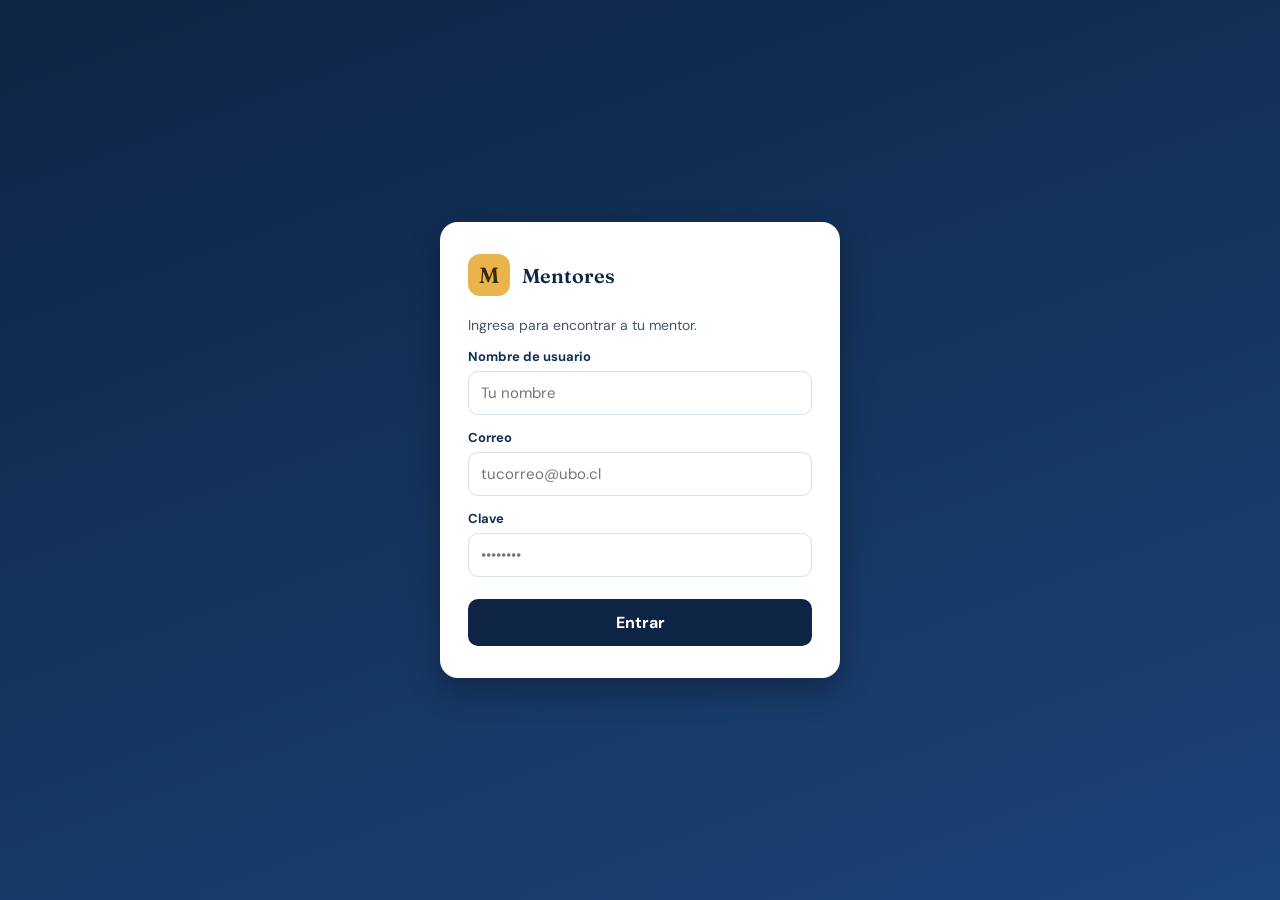
<file: docs/index.html>
<!DOCTYPE html>
<html lang="es">
<head>
  <meta charset="utf-8">
  <meta name="viewport" content="width=device-width, initial-scale=1">
  <title>Mentores para nuevos estudiantes</title>
  <meta name="description" content="Elige tus categorías y descubre qué mentores de semestres superiores son más compatibles contigo.">
  <meta name="theme-color" content="#0E2444">
  <link rel="preconnect" href="https://fonts.googleapis.com">
  <link rel="preconnect" href="https://fonts.gstatic.com" crossorigin>
  <link href="https://fonts.googleapis.com/css2?family=DM+Sans:wght@400;500;700&family=Fraunces:opsz,wght@9..144,600&display=swap" rel="stylesheet">
  <link rel="stylesheet" href="css/styles.css">
</head>
<body>

  <header class="topbar">
    <div class="brand">
      <span class="brand__logo" aria-hidden="true">M</span>
      <div class="brand__text">
        <span class="brand__name">Mentores</span>
        <span class="brand__sub">Para nuevos estudiantes</span>
      </div>
    </div>
    <nav class="steps" id="steps" aria-label="Progreso"></nav>
  </header>

  <section class="hero" id="hero"></section>

  <main class="container" id="app"></main>

  <footer class="footer">
    <p id="footer-note"></p>
  </footer>

  <script src="js/auth.js"></script>
  <script src="js/modelo.js"></script>
  <script src="js/app.js"></script>
</body>
</html>
</file>
<file: docs/css/styles.css>
/* ==========================================================
   Plataforma de mentorías · estilos del prototipo
   ========================================================== */

:root {
  --navy-900: #0E2444;
  --navy-800: #12305A;
  --navy-700: #1B4478;
  --gold: #E9B44C;
  --gold-ink: #3D2A00;
  --teal: #5CC4B5;
  --teal-ink: #08332D;
  --lilac: #B9A5E0;
  --lilac-ink: #2E1F54;
  --bg: #F3F6FA;
  --card: #FFFFFF;
  --line: #D7E0EB;
  --line-strong: #B9C6D8;
  --muted: #3F5673;
  --soft-text: #D5E0EE;
  --shadow: 0 6px 18px rgba(14, 36, 68, 0.08);
  --radius-lg: 18px;
  --radius-md: 14px;
  --font-body: 'DM Sans', system-ui, sans-serif;
  --font-display: 'Fraunces', Georgia, serif;
}

/* Colores por área del mentor. Cada elemento con una clase .cat-* usa estas variables. */
.cat-tech  { --fill: #1E5AA8; --fg: #FFFFFF; --tint: #E3ECF8; --tfg: #12305A; }
.cat-robot { --fill: #0F7A6D; --fg: #FFFFFF; --tint: #DAF0EC; --tfg: #0B5A50; }
.cat-vr    { --fill: #6B4E9B; --fg: #FFFFFF; --tint: #EBE5F4; --tfg: #4B3472; }
.cat-mkt   { --fill: #E9B44C; --fg: #3D2A00; --tint: #FBF0D5; --tfg: #6B4A00; }

* { box-sizing: border-box; }

body {
  margin: 0;
  font-family: var(--font-body);
  background: var(--bg);
  color: var(--navy-800);
}

button { font: inherit; cursor: pointer; }
button:focus-visible { outline: 3px solid var(--gold); outline-offset: 2px; }

h1, h2, h3, p { margin: 0; }

/* ---------- Encabezado ---------- */

.topbar {
  display: flex;
  flex-wrap: wrap;
  gap: 16px;
  align-items: center;
  justify-content: space-between;
  padding: 16px 48px;
  background: var(--navy-900);
}

.brand { display: flex; gap: 14px; align-items: center; }

.brand__logo {
  width: 44px;
  height: 44px;
  border-radius: 12px;
  background: var(--gold);
  color: var(--gold-ink);
  display: flex;
  align-items: center;
  justify-content: center;
  font-family: var(--font-display);
  font-size: 24px;
  font-weight: 600;
}

.brand__text { display: flex; flex-direction: column; gap: 1px; }
.brand__name { font-family: var(--font-display); font-size: 22px; font-weight: 600; color: #FFFFFF; }
.brand__sub { font-size: 13px; color: #C9D6E6; }

.steps { display: flex; gap: 8px; flex-wrap: wrap; }

.step-pill {
  padding: 8px 16px;
  border-radius: 999px;
  font-size: 14px;
  font-weight: 500;
  background: var(--navy-700);
  color: var(--soft-text);
}

.step-pill.is-active { font-weight: 700; background: var(--gold); color: var(--gold-ink); }

/* ---------- Banner ---------- */

.hero { background: var(--navy-800); padding: 44px 48px 72px; }

.hero__inner {
  max-width: 1120px;
  margin: 0 auto;
  display: flex;
  flex-wrap: wrap;
  gap: 36px;
  align-items: center;
  justify-content: space-between;
}

.hero__text { flex: 1 1 480px; min-width: 0; display: flex; flex-direction: column; gap: 14px; }

.hero__badge {
  align-self: flex-start;
  padding: 6px 14px;
  border-radius: 999px;
  background: var(--gold);
  color: var(--gold-ink);
  font-size: 13px;
  font-weight: 700;
}

.hero__title { font-family: var(--font-display); font-size: 46px; line-height: 1.1; font-weight: 600; color: #FFFFFF; }
.hero__title--small { font-size: 42px; }
.hero__lead { font-size: 18px; line-height: 1.5; color: var(--soft-text); }

.hero__steps { flex: 1 1 360px; min-width: 0; display: flex; flex-direction: column; gap: 12px; }

.hero-step {
  display: flex;
  gap: 14px;
  align-items: center;
  padding: 14px 18px;
  border-radius: var(--radius-md);
  background: var(--navy-700);
  color: #FFFFFF;
  font-size: 16px;
}

.hero-step__num {
  width: 36px;
  height: 36px;
  flex: none;
  border-radius: 50%;
  display: flex;
  align-items: center;
  justify-content: center;
  font-weight: 700;
}

.num-gold  { background: var(--gold);  color: var(--gold-ink); }
.num-teal  { background: var(--teal);  color: var(--teal-ink); }
.num-lilac { background: var(--lilac); color: var(--lilac-ink); }

/* ---------- Contenedor principal ---------- */

.container { max-width: 1120px; margin: -36px auto 0; padding: 0 24px 56px; }

.layout { display: flex; flex-wrap: wrap; gap: 28px; align-items: flex-start; }
.form-col { flex: 1 1 600px; min-width: 0; display: flex; flex-direction: column; gap: 20px; }

/* ---------- Tarjetas del formulario ---------- */

.card {
  background: var(--card);
  border: 1px solid var(--line);
  border-radius: var(--radius-lg);
  padding: 28px;
  display: flex;
  flex-direction: column;
  gap: 14px;
  box-shadow: var(--shadow);
}

.card__head { display: flex; gap: 12px; align-items: center; }
.card__title { font-size: 21px; font-weight: 700; }
.card__hint { font-size: 15px; color: var(--muted); }

.card__num {
  width: 32px;
  height: 32px;
  flex: none;
  border-radius: 50%;
  display: flex;
  align-items: center;
  justify-content: center;
  font-weight: 700;
  font-size: 15px;
}

.group { display: flex; flex-wrap: wrap; gap: 28px; }
.group__col { display: flex; flex-direction: column; gap: 12px; }
.group__label { font-size: 15px; font-weight: 700; color: var(--muted); }

.chips { display: flex; flex-wrap: wrap; gap: 10px; }

/* Chips de intereses (por área) y opciones neutras (frecuencia, canal) */
.chip {
  min-height: 44px;
  padding: 0 18px;
  border-radius: 999px;
  font-size: 15px;
  font-weight: 500;
  background: var(--tint, #FFFFFF);
  color: var(--tfg, var(--navy-800));
  border: 1.5px solid var(--tint, var(--line-strong));
}

.chip.is-on { background: var(--fill); color: var(--fg); border-color: var(--fill); }

.chip--plain { background: #FFFFFF; color: var(--navy-800); border-color: var(--line-strong); }
.chip--plain.is-on { background: var(--navy-800); color: #FFFFFF; border-color: var(--navy-800); }

/* Opciones grandes de tipo de sesión */
.options { display: flex; flex-wrap: wrap; gap: 12px; }

.option {
  flex: 1 1 190px;
  min-height: 44px;
  padding: 16px 18px;
  border-radius: var(--radius-md);
  text-align: left;
  display: flex;
  flex-direction: column;
  gap: 6px;
  background: var(--tint);
  color: var(--tfg);
  border: 2px solid var(--tint);
}

.option__label { font-size: 17px; font-weight: 700; }
.option__desc { font-size: 14px; line-height: 1.4; }
.option.is-on { background: var(--fill); color: var(--fg); border-color: var(--fill); }

/* Botón principal */
.cta-row { display: flex; flex-wrap: wrap; gap: 16px; align-items: center; }

.btn-primary {
  min-height: 54px;
  padding: 0 34px;
  border-radius: var(--radius-md);
  border: none;
  background: var(--navy-800);
  color: #FFFFFF;
  font-size: 17px;
  font-weight: 700;
  box-shadow: 0 6px 14px rgba(18, 48, 90, 0.25);
}

.btn-gold {
  min-height: 48px;
  padding: 0 26px;
  border-radius: 12px;
  border: none;
  background: var(--gold);
  color: var(--gold-ink);
  font-size: 16px;
  font-weight: 700;
}

.cta-row__summary { font-size: 14px; color: var(--muted); }

/* ---------- Panel lateral ---------- */

.aside {
  flex: 1 1 300px;
  min-width: 0;
  margin-top: 40px;
  background: #FBF0D5;
  border: 1px solid #EBD79B;
  border-radius: var(--radius-lg);
  padding: 28px;
  display: flex;
  flex-direction: column;
  gap: 18px;
  color: #4F3A0E;
}

.aside__title { font-size: 20px; font-weight: 700; color: var(--gold-ink); }
.aside__text { font-size: 15px; line-height: 1.5; }
.aside__note { font-size: 14px; line-height: 1.5; }
.aside__rule { height: 1px; background: #EBD79B; }

.weights { display: flex; flex-direction: column; gap: 14px; }
.weight__row { display: flex; justify-content: space-between; font-size: 15px; color: var(--gold-ink); }
.weight__track { height: 8px; border-radius: 4px; background: #F2DFAB; margin-top: 6px; }
.weight__fill { height: 8px; border-radius: 4px; }

/* ---------- Resultados ---------- */

.results { display: flex; flex-direction: column; gap: 18px; }

.class-card {
  background: var(--card);
  border: 1px solid var(--line);
  border-radius: var(--radius-lg);
  padding: 26px 28px;
  display: flex;
  flex-wrap: wrap;
  gap: 28px;
  align-items: flex-start;
  box-shadow: var(--shadow);
}

.class-card__main { flex: 2 1 420px; min-width: 0; display: flex; flex-direction: column; gap: 16px; }
.class-card__head { display: flex; gap: 16px; align-items: center; }
.class-card__titles { display: flex; flex-direction: column; gap: 4px; min-width: 0; }
.class-card__title { font-size: 21px; font-weight: 700; line-height: 1.25; }
.class-card__mentor { font-size: 14px; color: var(--muted); }

.avatar {
  width: 56px;
  height: 56px;
  flex: none;
  border-radius: 50%;
  display: flex;
  align-items: center;
  justify-content: center;
  font-weight: 700;
  font-size: 18px;
  background: var(--fill);
  color: var(--fg);
}

.rank {
  margin-left: auto;
  padding: 5px 12px;
  border-radius: 999px;
  font-size: 13px;
  font-weight: 700;
  background: var(--tint);
  color: var(--tfg);
}

.tags { display: flex; flex-wrap: wrap; gap: 8px; }

.tag {
  padding: 6px 13px;
  border-radius: 999px;
  font-size: 13px;
  font-weight: 700;
  background: var(--tint);
  color: var(--tfg);
}

.tag.is-hit { background: var(--fill); color: var(--fg); }

.facts { display: flex; flex-wrap: wrap; gap: 10px; }
.fact { padding: 7px 12px; border-radius: 10px; background: var(--bg); font-size: 14px; }

.class-card__side {
  flex: 1 1 260px;
  min-width: 0;
  display: flex;
  flex-direction: column;
  gap: 12px;
  padding: 20px;
  border-radius: var(--radius-md);
  background: var(--bg);
}

.score { display: flex; align-items: baseline; justify-content: space-between; gap: 12px; }
.score__label { font-size: 14px; font-weight: 700; color: var(--muted); }
.score__value { font-family: var(--font-display); font-size: 36px; font-weight: 600; }

.bar { height: 10px; border-radius: 5px; background: #DCE4EE; overflow: hidden; }
.bar__fill { height: 100%; background: var(--fill); }
.bar--thin { height: 6px; border-radius: 3px; }
.bar--thin .bar__fill { background: #0F7A6D; }
.bar--thin.is-low .bar__fill { background: #B5541C; }

.reason { font-size: 14px; line-height: 1.45; color: var(--muted); }
.seats { display: flex; flex-direction: column; gap: 6px; }
.seats__text { font-size: 14px; font-weight: 700; }

.btn-enroll {
  min-height: 46px;
  padding: 0 20px;
  border-radius: 12px;
  font-size: 15px;
  font-weight: 700;
  background: var(--navy-800);
  color: #FFFFFF;
  border: 1.5px solid var(--navy-800);
}

.btn-enroll.is-done { background: #DAF0EC; color: #0B5A50; border-color: #0F7A6D; }

/* ---------- Pie de página ---------- */

.footer { background: var(--navy-900); padding: 28px 48px; }
.footer p { max-width: 1120px; margin: 0 auto; font-size: 13px; line-height: 1.6; color: #C9D6E6; }

/* ---------- Pantallas pequeñas ---------- */

@media (max-width: 640px) {
  .topbar, .hero, .footer { padding-left: 20px; padding-right: 20px; }
  .hero__title { font-size: 34px; }
  .hero__title--small { font-size: 32px; }
  .card, .class-card, .aside { padding: 20px; }
  .aside { margin-top: 0; }
}

/* ==========================================================
   Recomendador: añadidos para el formulario por categorías
   ========================================================== */

.field-error {
  padding: 12px 16px;
  border-radius: 12px;
  background: #FBE4DA;
  border: 1px solid #E3A98C;
  color: #7A2E0E;
  font-size: 15px;
  line-height: 1.45;
}

.notice {
  padding: 14px 18px;
  border-radius: var(--radius-md);
  background: #FBF0D5;
  border: 1px solid #EBD79B;
  color: #4F3A0E;
  font-size: 15px;
  line-height: 1.5;
}

.results__intro { font-size: 15px; color: var(--muted); padding: 0 4px; margin-top: 36px; }
.results__limit { font-size: 13px; line-height: 1.55; color: var(--muted); padding: 4px; }

.reasons { margin: 0; padding-left: 18px; font-size: 14px; line-height: 1.5; color: var(--muted); }
.reasons li { margin-bottom: 2px; }
.reasons__title { font-size: 14px; font-weight: 700; color: var(--navy-800); }

.fact.is-match { background: var(--tint); color: var(--tfg); }

.chip.cat-plain-note { font-weight: 500; }


/* ==========================================================
   Inscripción simulada (clases individuales / grupos de estudio)
   ========================================================== */

.class-card__side .btn-enroll { align-self: stretch; margin-top: 4px; }

.enroll-full {
  padding: 12px 14px;
  border-radius: 12px;
  background: #FBE4DA;
  border: 1px solid #E3A98C;
  color: #7A2E0E;
  font-size: 14px;
  font-weight: 700;
  line-height: 1.45;
}

.enroll {
  flex: 1 1 100%;
  display: flex;
  flex-direction: column;
  gap: 16px;
  padding-top: 22px;
  border-top: 1px solid var(--line);
}

.enroll__ok {
  padding: 14px 18px;
  border-radius: var(--radius-md);
  background: #DAF0EC;
  border: 1px solid #0F7A6D;
  color: #0B5A50;
  font-size: 15px;
  font-weight: 700;
  line-height: 1.5;
}

.enroll__mine { display: flex; flex-direction: column; gap: 6px; }

.enroll__form { display: flex; flex-direction: column; gap: 14px; }

.slots { display: grid; grid-template-columns: repeat(auto-fill, minmax(220px, 1fr)); gap: 12px; }

.slot {
  display: flex;
  flex-direction: column;
  align-items: flex-start;
  gap: 4px;
  padding: 14px 16px;
  border-radius: var(--radius-md);
  background: #FFFFFF;
  border: 1.5px solid var(--line-strong);
  color: var(--navy-800);
  text-align: left;
}

.slot:hover { border-color: var(--navy-800); background: var(--bg); }
.slot__day { font-size: 17px; font-weight: 700; }
.slot__time { font-size: 15px; }
.slot__kind { font-size: 13px; color: var(--muted); }
.slot__cta { margin-top: 6px; font-size: 13px; font-weight: 700; color: #FFFFFF; background: var(--navy-800); padding: 5px 12px; border-radius: 999px; }
</file>
